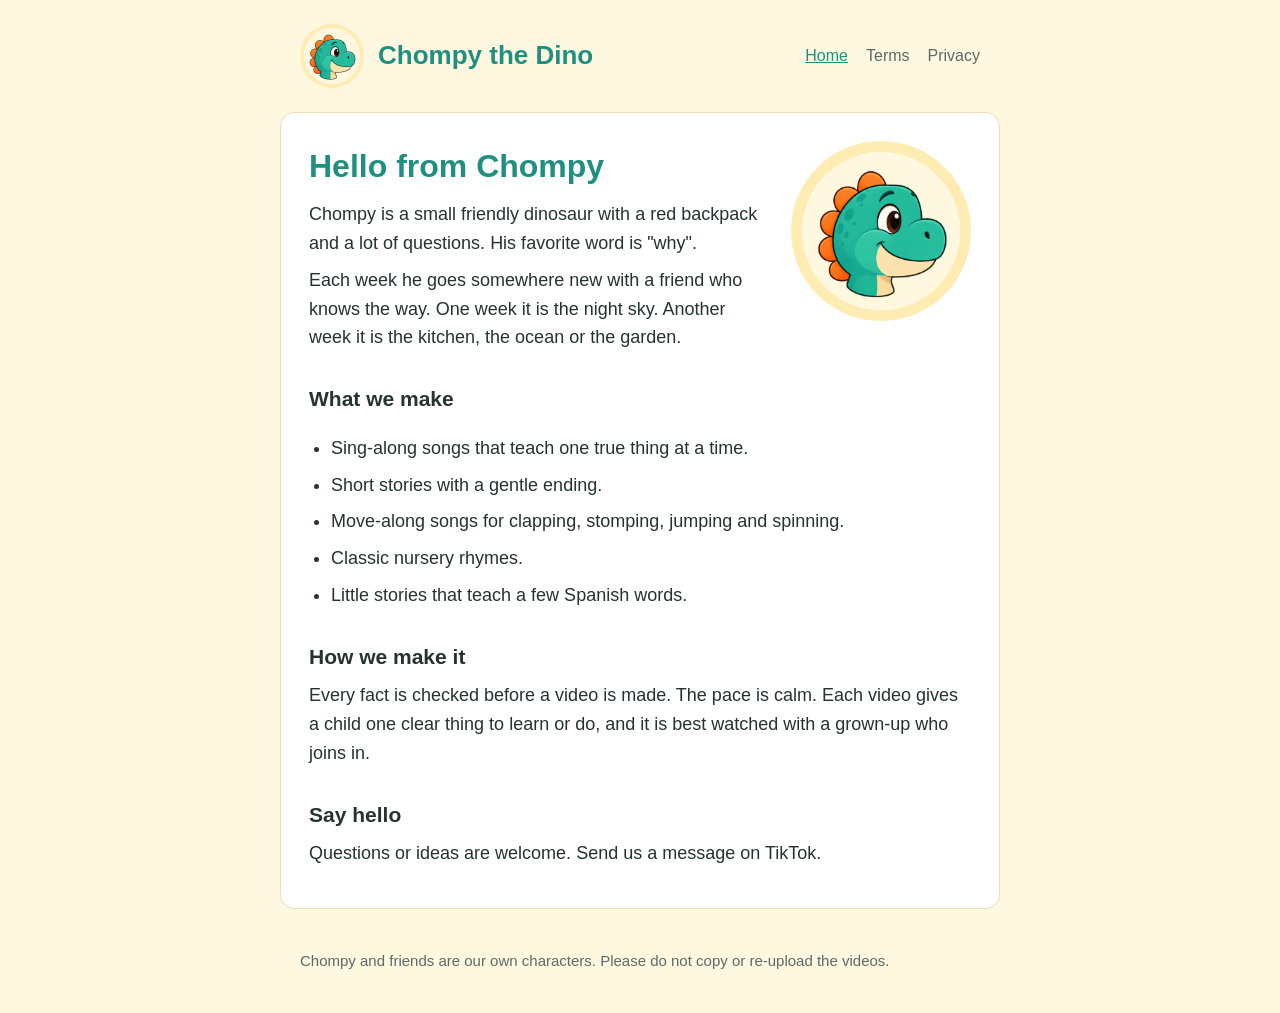
<file: index.html>
<!doctype html>
<html lang="en">
<head>
  <meta charset="utf-8">
  <meta name="viewport" content="width=device-width, initial-scale=1">
  <title>Chompy the Dino</title>
  <meta name="description" content="Songs and stories for young children with Chompy, a small friendly dinosaur.">
  <link rel="stylesheet" href="style.css">
  <link rel="icon" href="chompy.png">
</head>
<body>
  <header>
    <img src="chompy.png" alt="Chompy, a small teal dinosaur with orange bumps">
    <a class="name" href="index.html">Chompy the Dino</a>
    <nav>
      <a class="here" href="index.html">Home</a>
      <a href="terms.html">Terms</a>
      <a href="privacy.html">Privacy</a>
    </nav>
  </header>

  <main>
    <img class="hero" src="chompy.png" alt="">
    <h1>Hello from Chompy</h1>
    <p>Chompy is a small friendly dinosaur with a red backpack and a lot of questions. His favorite word is "why".</p>
    <p>Each week he goes somewhere new with a friend who knows the way. One week it is the night sky. Another week it is the kitchen, the ocean or the garden.</p>

    <h2>What we make</h2>
    <ul>
      <li>Sing-along songs that teach one true thing at a time.</li>
      <li>Short stories with a gentle ending.</li>
      <li>Move-along songs for clapping, stomping, jumping and spinning.</li>
      <li>Classic nursery rhymes.</li>
      <li>Little stories that teach a few Spanish words.</li>
    </ul>

    <h2>How we make it</h2>
    <p>Every fact is checked before a video is made. The pace is calm. Each video gives a child one clear thing to learn or do, and it is best watched with a grown-up who joins in.</p>

    <h2>Say hello</h2>
    <p>Questions or ideas are welcome. Send us a message on TikTok.</p>
  </main>

  <footer>
    <p>Chompy and friends are our own characters. Please do not copy or re-upload the videos.</p>
  </footer>
</body>
</html>
</file>
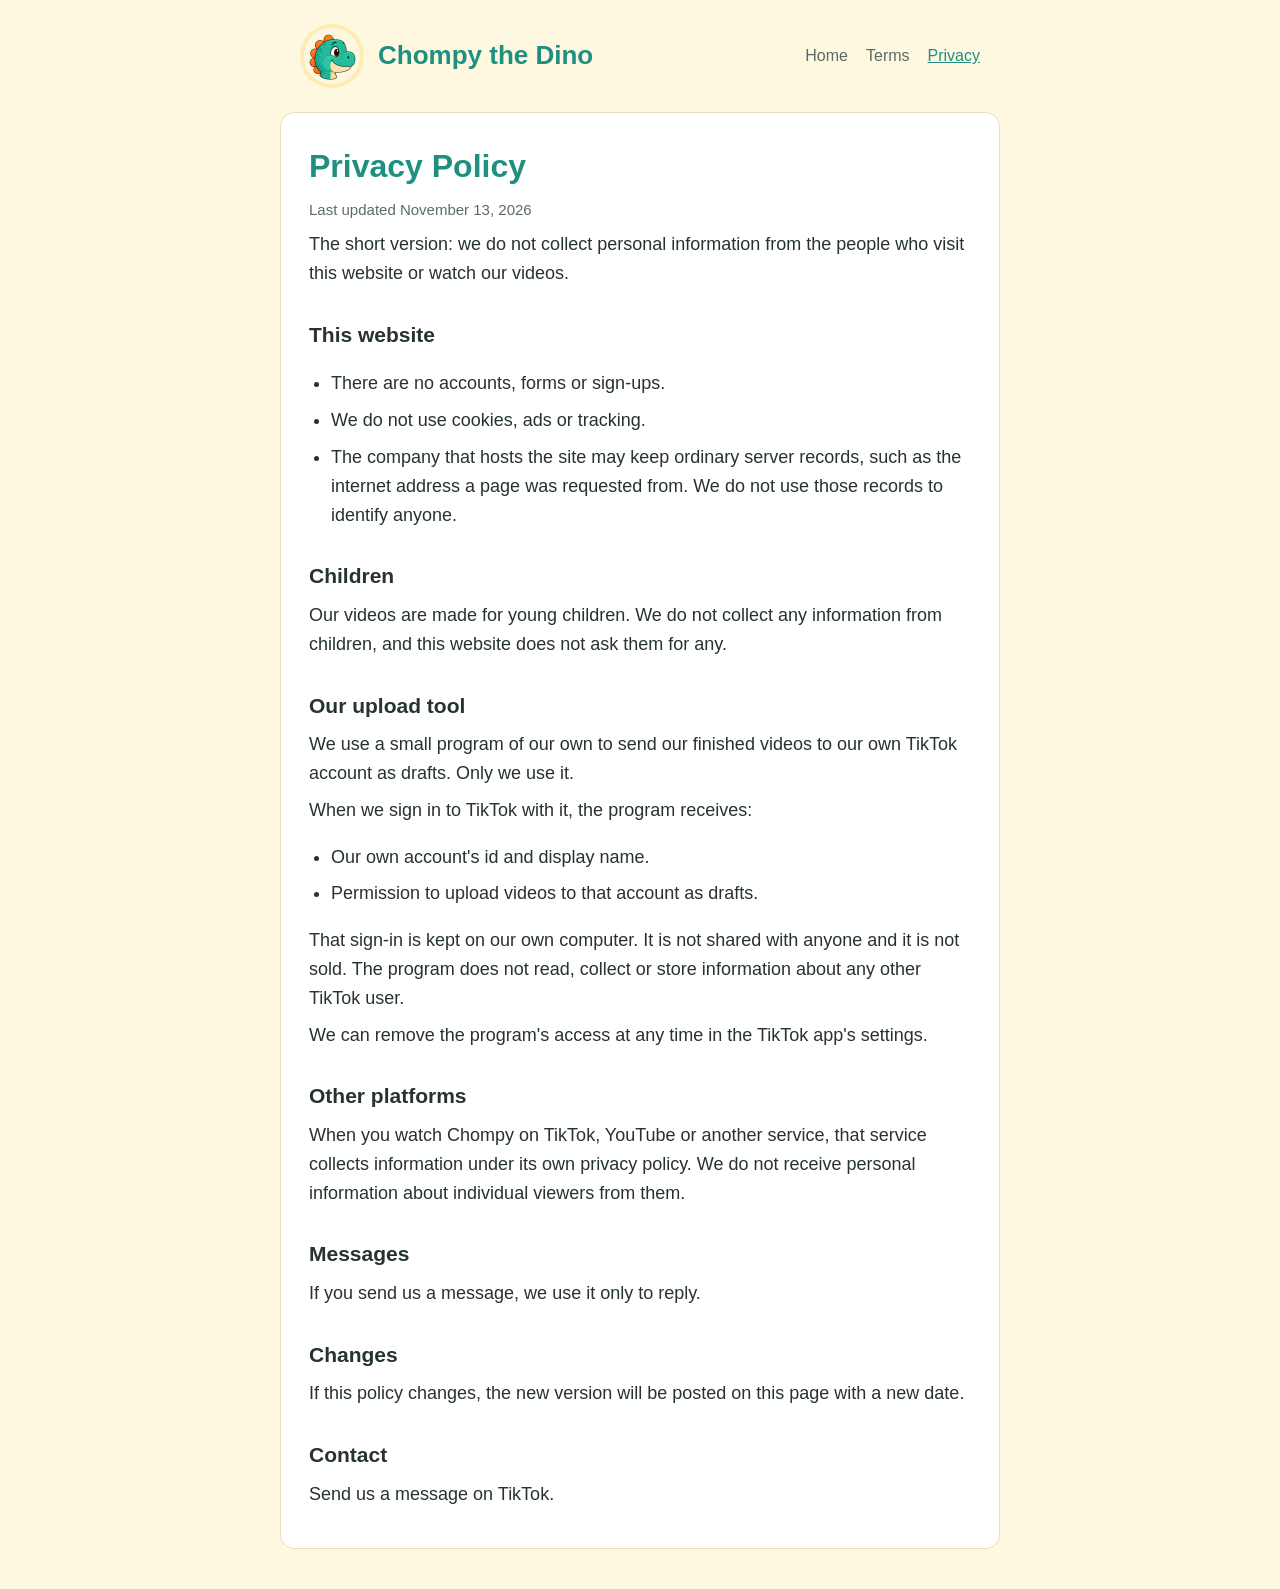
<file: privacy.html>
<!doctype html>
<html lang="en">
<head>
  <meta charset="utf-8">
  <meta name="viewport" content="width=device-width, initial-scale=1">
  <title>Privacy Policy | Chompy the Dino</title>
  <link rel="stylesheet" href="style.css">
  <link rel="icon" href="chompy.png">
</head>
<body>
  <header>
    <img src="chompy.png" alt="Chompy, a small teal dinosaur with orange bumps">
    <a class="name" href="index.html">Chompy the Dino</a>
    <nav>
      <a href="index.html">Home</a>
      <a href="terms.html">Terms</a>
      <a class="here" href="privacy.html">Privacy</a>
    </nav>
  </header>

  <main>
    <h1>Privacy Policy</h1>
    <p class="updated">Last updated November 13, 2026</p>

    <p>The short version: we do not collect personal information from the people who visit this website or watch our videos.</p>

    <h2>This website</h2>
    <ul>
      <li>There are no accounts, forms or sign-ups.</li>
      <li>We do not use cookies, ads or tracking.</li>
      <li>The company that hosts the site may keep ordinary server records, such as the internet address a page was requested from. We do not use those records to identify anyone.</li>
    </ul>

    <h2>Children</h2>
    <p>Our videos are made for young children. We do not collect any information from children, and this website does not ask them for any.</p>

    <h2>Our upload tool</h2>
    <p>We use a small program of our own to send our finished videos to our own TikTok account as drafts. Only we use it.</p>
    <p>When we sign in to TikTok with it, the program receives:</p>
    <ul>
      <li>Our own account's id and display name.</li>
      <li>Permission to upload videos to that account as drafts.</li>
    </ul>
    <p>That sign-in is kept on our own computer. It is not shared with anyone and it is not sold. The program does not read, collect or store information about any other TikTok user.</p>
    <p>We can remove the program's access at any time in the TikTok app's settings.</p>

    <h2>Other platforms</h2>
    <p>When you watch Chompy on TikTok, YouTube or another service, that service collects information under its own privacy policy. We do not receive personal information about individual viewers from them.</p>

    <h2>Messages</h2>
    <p>If you send us a message, we use it only to reply.</p>

    <h2>Changes</h2>
    <p>If this policy changes, the new version will be posted on this page with a new date.</p>

    <h2>Contact</h2>
    <p>Send us a message on TikTok.</p>
  </main>
</body>
</html>
</file>
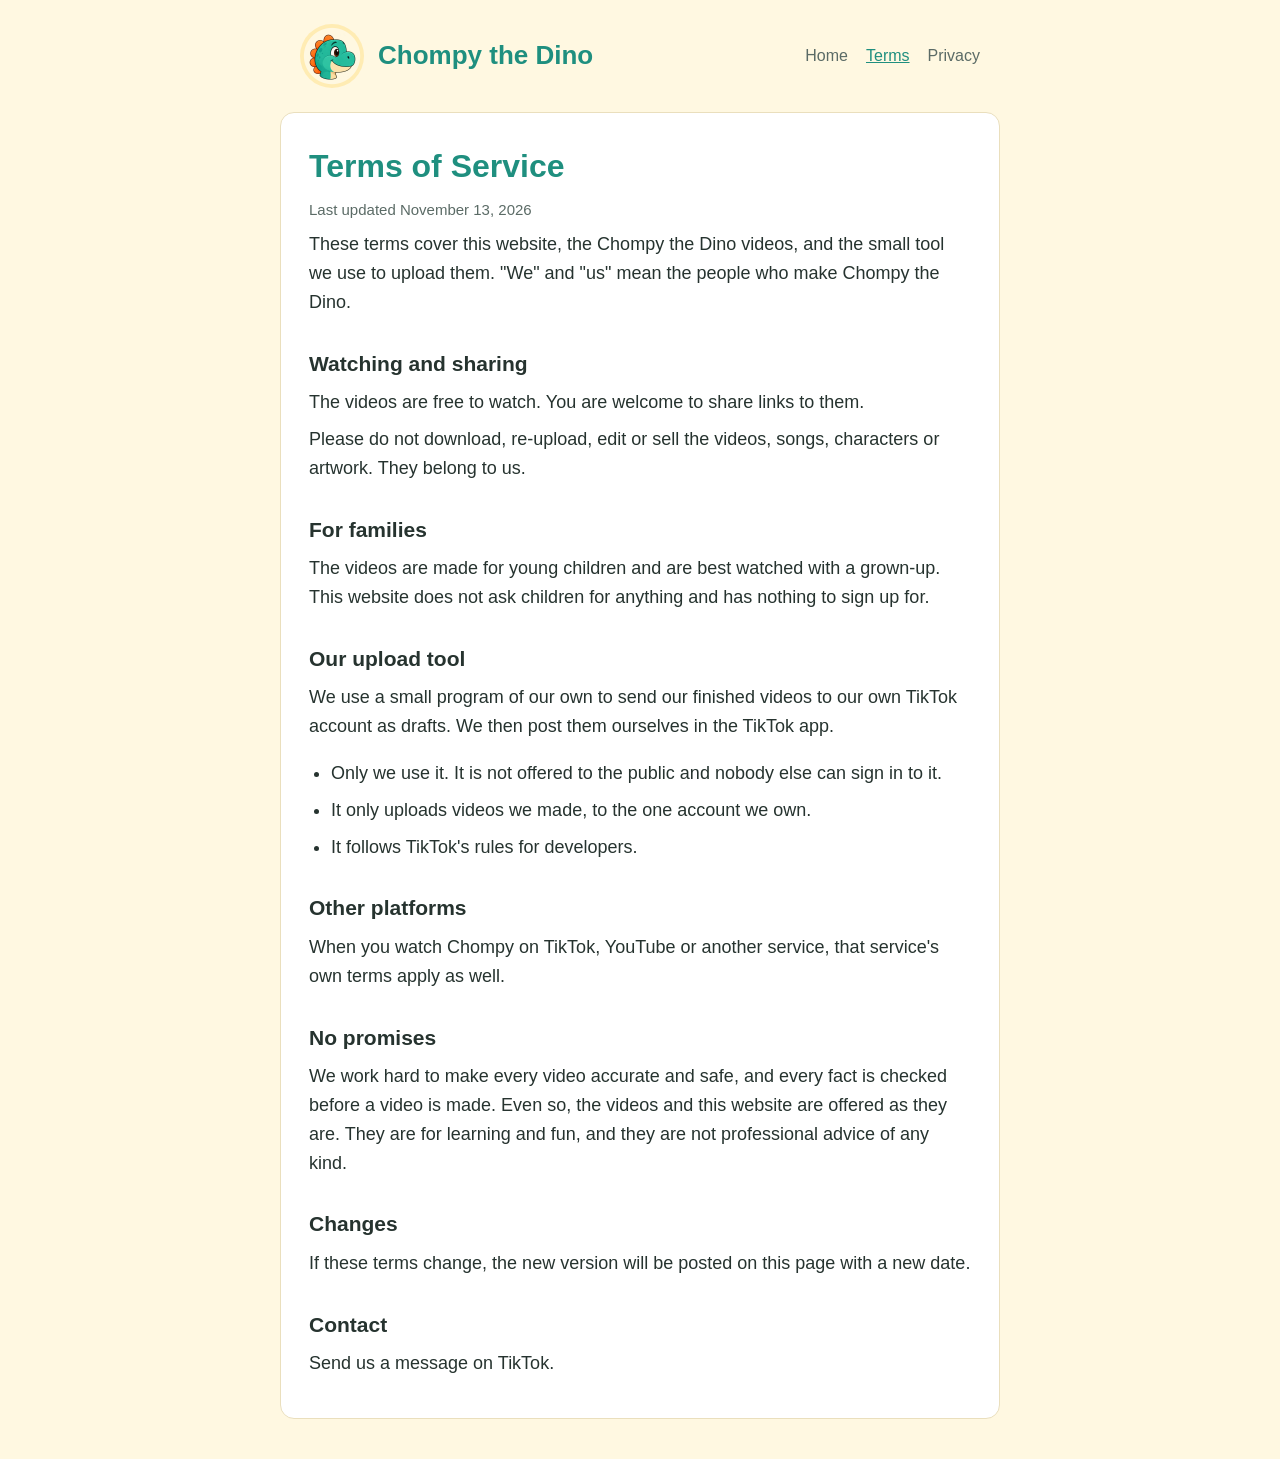
<file: terms.html>
<!doctype html>
<html lang="en">
<head>
  <meta charset="utf-8">
  <meta name="viewport" content="width=device-width, initial-scale=1">
  <title>Terms of Service | Chompy the Dino</title>
  <link rel="stylesheet" href="style.css">
  <link rel="icon" href="chompy.png">
</head>
<body>
  <header>
    <img src="chompy.png" alt="Chompy, a small teal dinosaur with orange bumps">
    <a class="name" href="index.html">Chompy the Dino</a>
    <nav>
      <a href="index.html">Home</a>
      <a class="here" href="terms.html">Terms</a>
      <a href="privacy.html">Privacy</a>
    </nav>
  </header>

  <main>
    <h1>Terms of Service</h1>
    <p class="updated">Last updated November 13, 2026</p>

    <p>These terms cover this website, the Chompy the Dino videos, and the small tool we use to upload them. "We" and "us" mean the people who make Chompy the Dino.</p>

    <h2>Watching and sharing</h2>
    <p>The videos are free to watch. You are welcome to share links to them.</p>
    <p>Please do not download, re-upload, edit or sell the videos, songs, characters or artwork. They belong to us.</p>

    <h2>For families</h2>
    <p>The videos are made for young children and are best watched with a grown-up. This website does not ask children for anything and has nothing to sign up for.</p>

    <h2>Our upload tool</h2>
    <p>We use a small program of our own to send our finished videos to our own TikTok account as drafts. We then post them ourselves in the TikTok app.</p>
    <ul>
      <li>Only we use it. It is not offered to the public and nobody else can sign in to it.</li>
      <li>It only uploads videos we made, to the one account we own.</li>
      <li>It follows TikTok's rules for developers.</li>
    </ul>

    <h2>Other platforms</h2>
    <p>When you watch Chompy on TikTok, YouTube or another service, that service's own terms apply as well.</p>

    <h2>No promises</h2>
    <p>We work hard to make every video accurate and safe, and every fact is checked before a video is made. Even so, the videos and this website are offered as they are. They are for learning and fun, and they are not professional advice of any kind.</p>

    <h2>Changes</h2>
    <p>If these terms change, the new version will be posted on this page with a new date.</p>

    <h2>Contact</h2>
    <p>Send us a message on TikTok.</p>
  </main>
</body>
</html>
</file>
<file: style.css>
:root {
  --cream: #fff8e1;
  --paper: #ffffff;
  --teal: #1f8f7f;
  --ink: #26332f;
  --soft: #5b6b66;
  --orange: #f08a24;
  --line: #eadfbd;
}

* { box-sizing: border-box; }

body {
  margin: 0;
  background: var(--cream);
  color: var(--ink);
  font-family: "Trebuchet MS", "Segoe UI", Verdana, sans-serif;
  font-size: 18px;
  line-height: 1.6;
}

header {
  display: flex;
  align-items: center;
  gap: 14px;
  max-width: 720px;
  margin: 0 auto;
  padding: 24px 20px 8px;
}

header img { width: 64px; height: 64px; border-radius: 50%; }

header a.name {
  font-size: 26px;
  font-weight: bold;
  color: var(--teal);
  text-decoration: none;
}

nav { margin-left: auto; display: flex; gap: 18px; font-size: 16px; }
nav a { color: var(--soft); text-decoration: none; }
nav a:hover, nav a.here { color: var(--teal); text-decoration: underline; }

main {
  max-width: 720px;
  margin: 16px auto 40px;
  padding: 28px 28px 32px;
  background: var(--paper);
  border: 1px solid var(--line);
  border-radius: 14px;
}

h1 { margin: 0 0 6px; font-size: 32px; color: var(--teal); }
h2 { margin: 30px 0 6px; font-size: 21px; color: var(--ink); }
p, li { margin: 8px 0; }
ul { padding-left: 22px; }
.updated { color: var(--soft); font-size: 15px; margin-top: 0; }
.hero { width: 180px; height: 180px; border-radius: 50%; float: right; margin: 0 0 12px 20px; }
a { color: var(--teal); }

footer {
  max-width: 720px;
  margin: 0 auto 40px;
  padding: 0 20px;
  color: var(--soft);
  font-size: 15px;
}

@media (max-width: 560px) {
  header { flex-wrap: wrap; }
  nav { margin-left: 0; width: 100%; }
  main { margin: 12px; padding: 20px; }
  .hero { float: none; display: block; margin: 0 auto 12px; }
}
</file>
